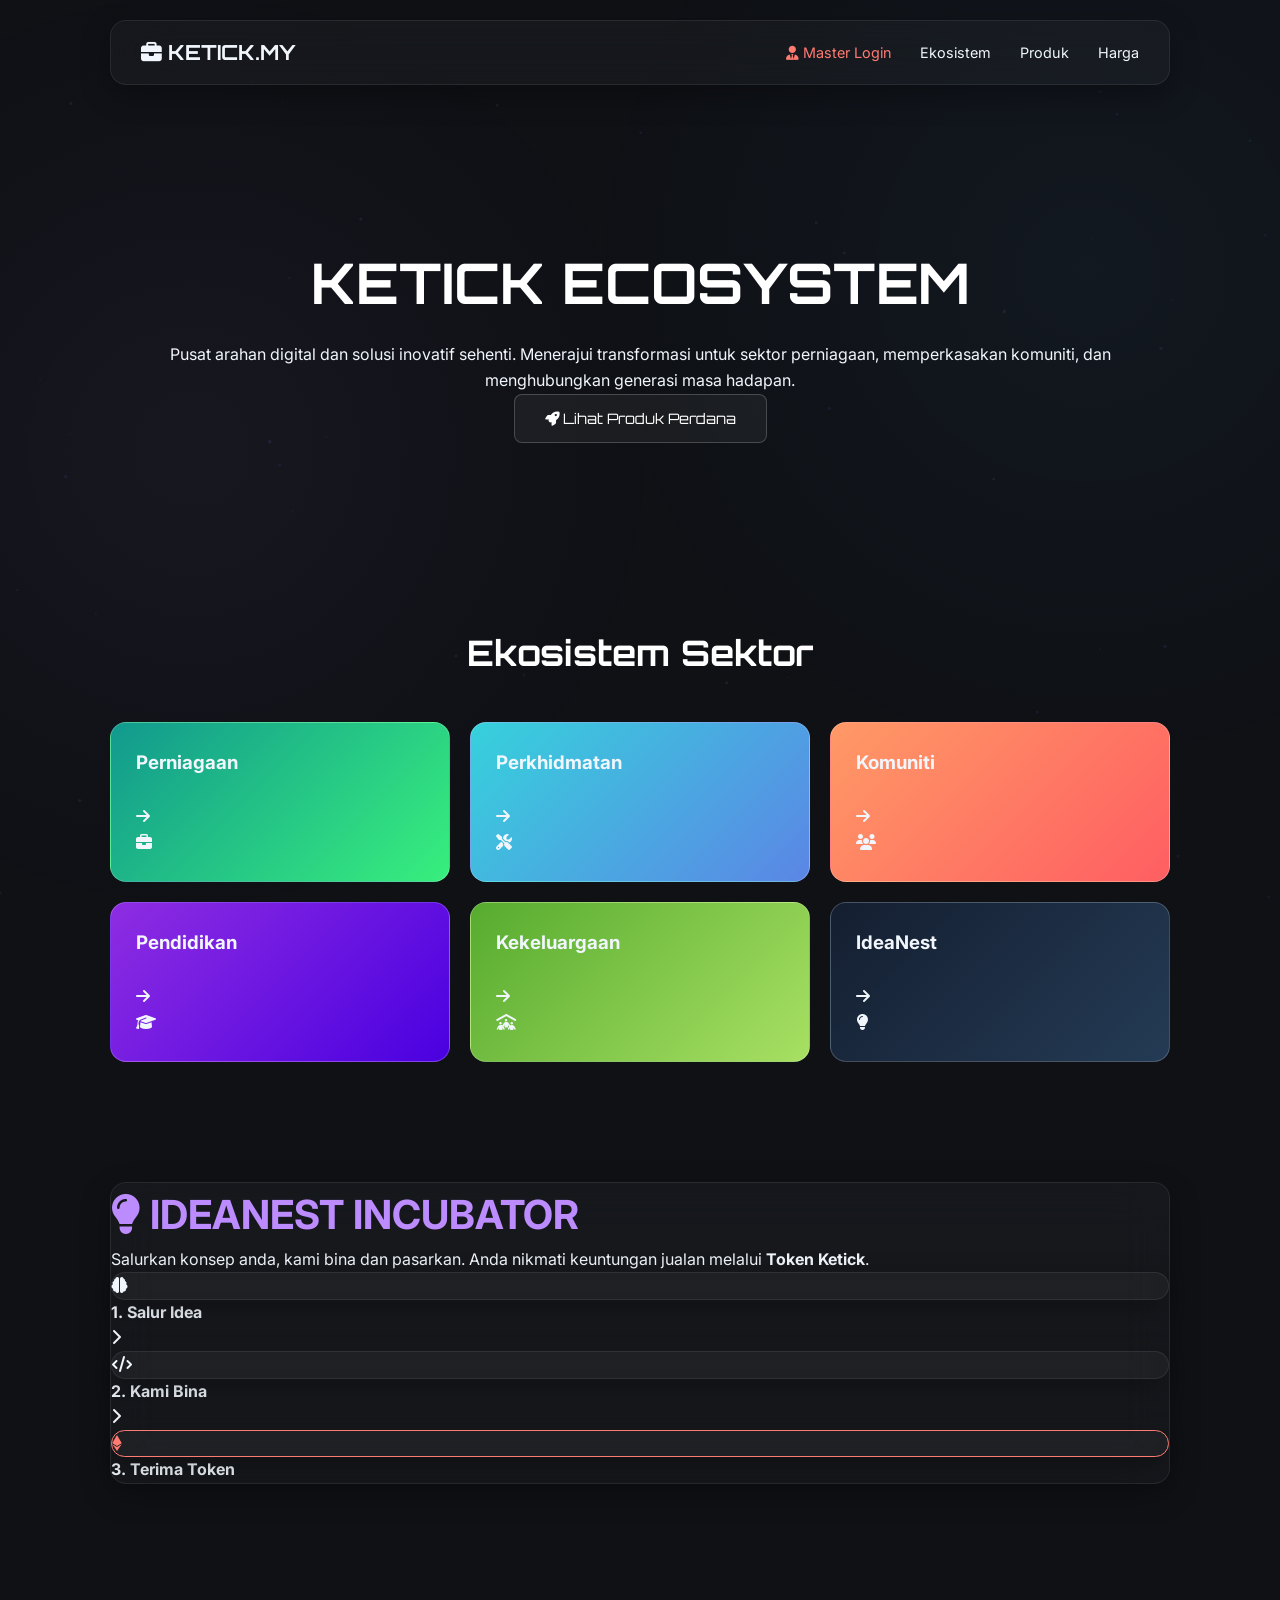
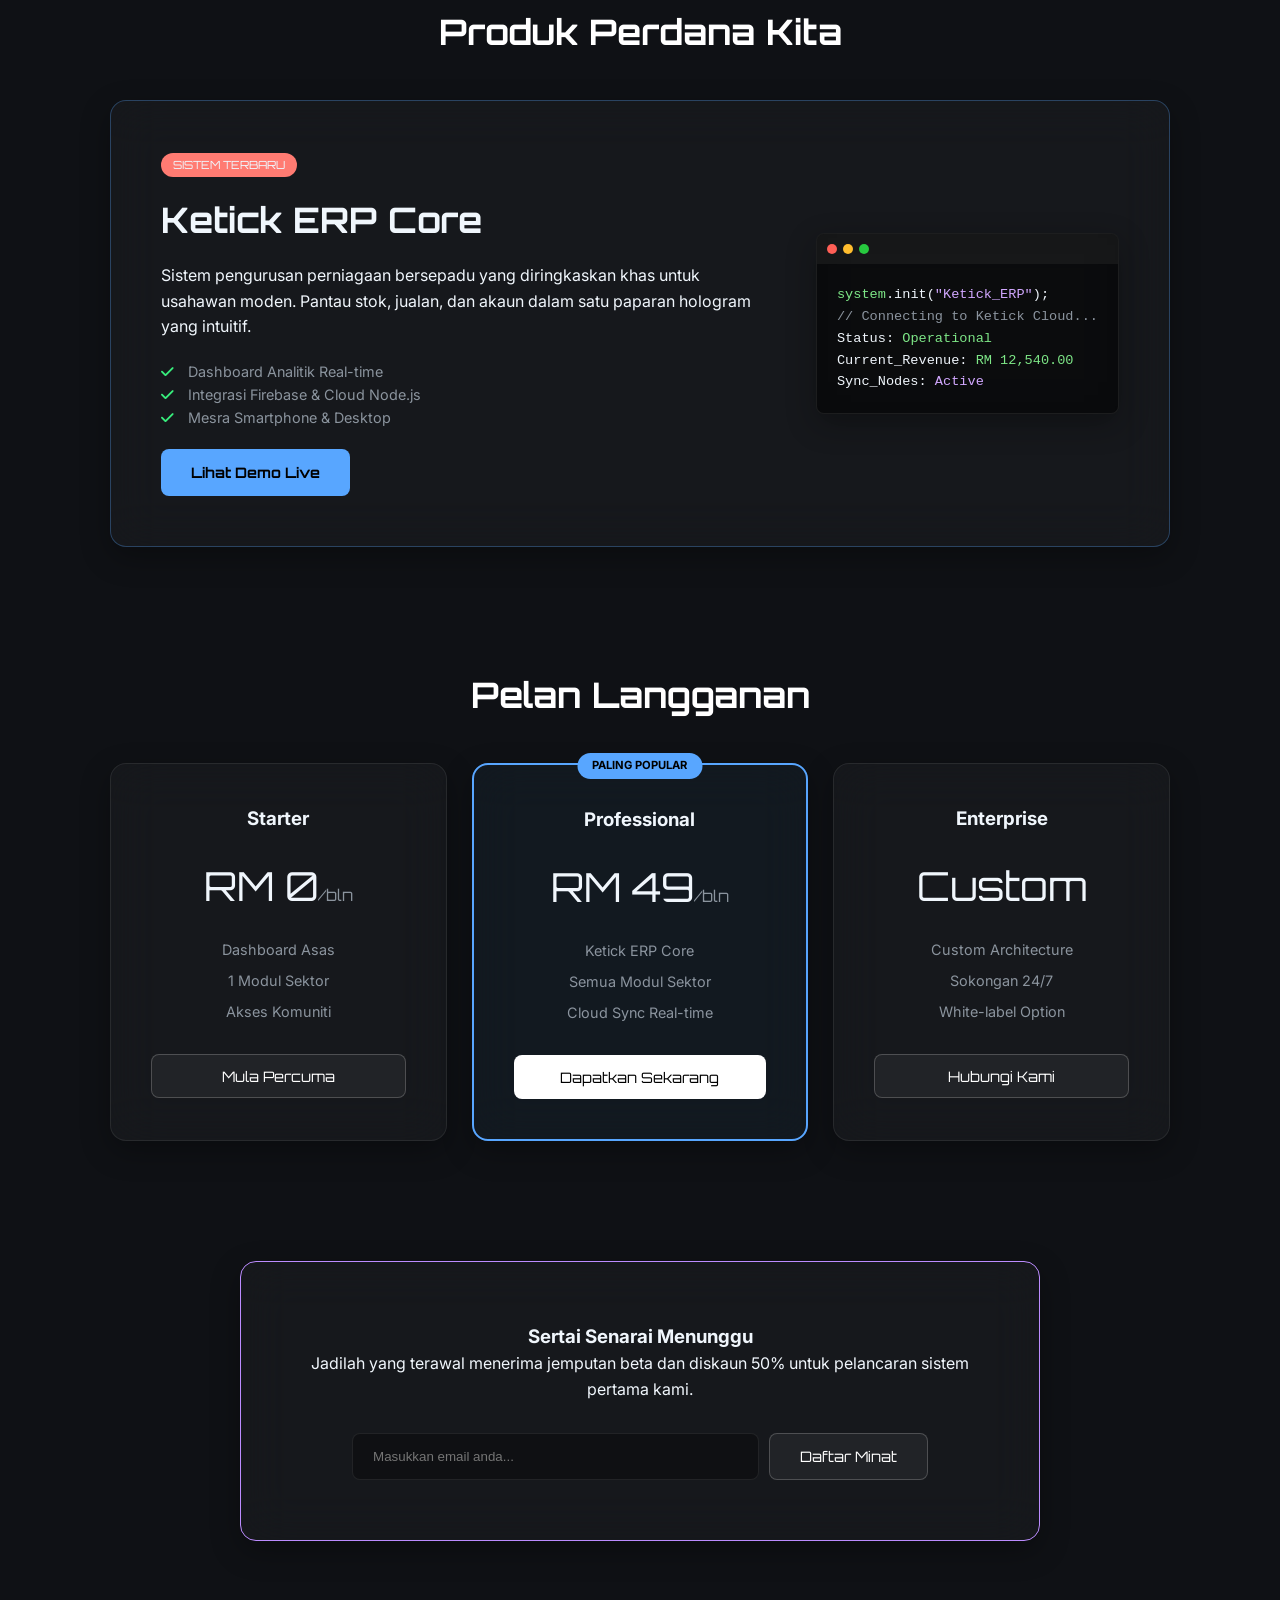
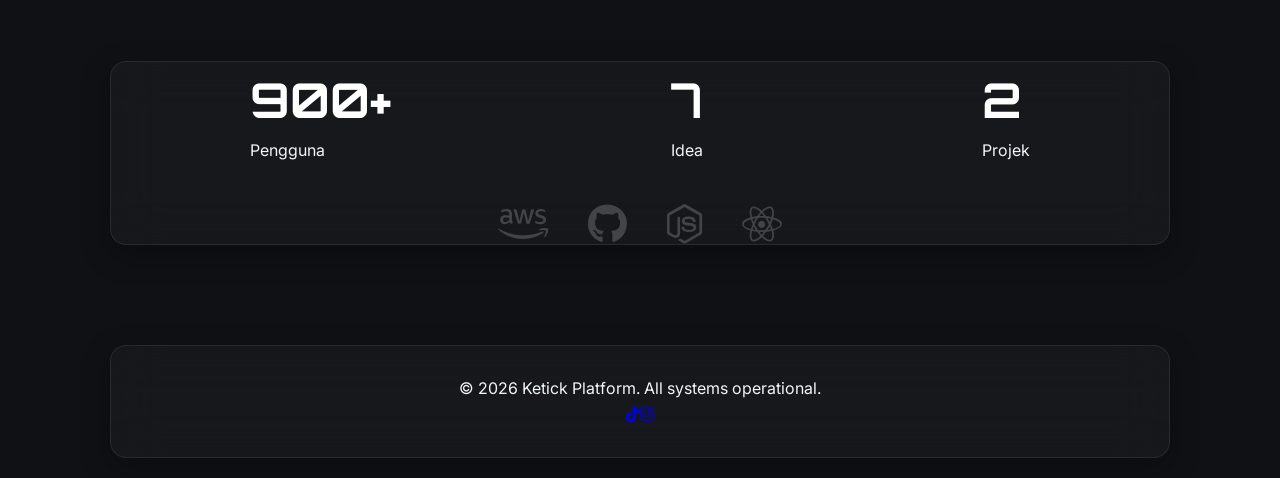
<file: index.html>
<!DOCTYPE html>
<html lang="en">
<head>
    <meta charset="UTF-8">
    <meta name="viewport" content="width=device-width, initial-scale=1.0">
    
    <meta name="description" content="Ketick Ecosystem - Pusat arahan digital dan solusi inovatif sehenti. Salurkan idea anda di IdeaNest dan jana pendapatan melalui Token Ketick.">
    <meta name="keywords" content="Ketick, Ekosistem Digital, Solusi Perniagaan, Startup Malaysia, IdeaNest, Token Ketick, Web App, ERP Core">
    <meta name="author" content="Ketick Ecosystem">
    
    <title>Ketick Ecosystem - Public Interface</title>
    
    <link rel="preconnect" href="https://fonts.googleapis.com">
    <link rel="preconnect" href="https://fonts.gstatic.com" crossorigin>
    <link href="https://fonts.googleapis.com/css2?family=Fira+Code:wght@400;500&family=Inter:wght@300;400;600;700&family=Orbitron:wght@500;700;900&display=swap" rel="stylesheet">
    
    <link rel="stylesheet" href="https://cdnjs.cloudflare.com/ajax/libs/font-awesome/6.4.0/css/all.min.css">
    
    <link rel="stylesheet" href="css/style.css">
</head>
<body>
    <div class="bg-animated"></div>
    <canvas id="particle-canvas"></canvas>

    <div class="container">
        
        <header class="glass-panel slide-down">
            <div class="logo">
                <i class="fa-solid fa-briefcase"></i> KETICK.MY
            </div>
            <nav>
                <a href="login.html" style="color: var(--accent-magenta);">
                    <i class="fa-solid fa-user-tie"></i> Master Login
                </a>
                <a href="#services-grid">Ekosistem</a>
                <a href="#featured-product">Produk</a>
                <a href="#pricing">Harga</a>
            </nav>
        </header>

        <section id="hero" class="fade-in">
            <div class="hero-content">
                <h1 class="glitch-text" data-text="KETICK ECOSYSTEM">KETICK ECOSYSTEM</h1>
                <p>Pusat arahan digital dan solusi inovatif sehenti. Menerajui transformasi untuk sektor perniagaan, memperkasakan komuniti, dan menghubungkan generasi masa hadapan.</p>
                <a href="#featured-product" class="btn-glow magnetic-btn">
                    <i class="fa-solid fa-rocket"></i> Lihat Produk Perdana
                </a>
            </div>
        </section>

        <section id="services-grid" class="fade-in">
            <h2 class="section-title">Ekosistem Sektor</h2>
            <div class="grid-6-cards">
                <div class="vibrant-card card-teal"><h3>Perniagaan</h3><div class="card-bottom"><i class="fa-solid fa-arrow-right arrow-icon"></i><div class="icon-box"><i class="fa-solid fa-briefcase"></i></div></div></div>
                <div class="vibrant-card card-blue"><h3>Perkhidmatan</h3><div class="card-bottom"><i class="fa-solid fa-arrow-right arrow-icon"></i><div class="icon-box"><i class="fa-solid fa-screwdriver-wrench"></i></div></div></div>
                <div class="vibrant-card card-orange"><h3>Komuniti</h3><div class="card-bottom"><i class="fa-solid fa-arrow-right arrow-icon"></i><div class="icon-box"><i class="fa-solid fa-users"></i></div></div></div>
                <div class="vibrant-card card-purple"><h3>Pendidikan</h3><div class="card-bottom"><i class="fa-solid fa-arrow-right arrow-icon"></i><div class="icon-box"><i class="fa-solid fa-graduation-cap"></i></div></div></div>
                <div class="vibrant-card card-green"><h3>Kekeluargaan</h3><div class="card-bottom"><i class="fa-solid fa-arrow-right arrow-icon"></i><div class="icon-box"><i class="fa-solid fa-people-roof"></i></div></div></div>
                <div class="vibrant-card card-darkblue"><h3>IdeaNest</h3><div class="card-bottom"><i class="fa-solid fa-arrow-right arrow-icon"></i><div class="icon-box"><i class="fa-solid fa-lightbulb"></i></div></div></div>
            </div>
        </section>

        <section id="ideanest-focus" class="fade-in">
            <div class="ideanest-panel glass-panel">
                <h2 class="glitch-text" data-text="IDEANEST INCUBATOR" style="font-size: 2.5rem; color: var(--accent-purple);">
                    <i class="fa-solid fa-lightbulb"></i> IDEANEST INCUBATOR
                </h2>
                <p>Salurkan konsep anda, kami bina dan pasarkan. Anda nikmati keuntungan jualan melalui <strong>Token Ketick</strong>.</p>
                <div class="ideanest-flow">
                    <div class="flow-step"><div class="step-icon glass-panel"><i class="fa-solid fa-brain"></i></div><h4>1. Salur Idea</h4></div>
                    <i class="fa-solid fa-chevron-right flow-arrow"></i>
                    <div class="flow-step"><div class="step-icon glass-panel"><i class="fa-solid fa-code"></i></div><h4>2. Kami Bina</h4></div>
                    <i class="fa-solid fa-chevron-right flow-arrow"></i>
                    <div class="flow-step"><div class="step-icon glass-panel" style="border-color: var(--accent-magenta);"><i class="fa-brands fa-ethereum" style="color: var(--accent-magenta);"></i></div><h4>3. Terima Token</h4></div>
                </div>
            </div>
        </section>

        <section id="featured-product" class="fade-in">
            <h2 class="section-title">Produk Perdana Kita</h2>
            <div class="product-spotlight glass-panel">
                <div class="product-info">
                    <span class="badge">SISTEM TERBARU</span>
                    <h2>Ketick ERP Core</h2>
                    <p>Sistem pengurusan perniagaan bersepadu yang diringkaskan khas untuk usahawan moden. Pantau stok, jualan, dan akaun dalam satu paparan hologram yang intuitif.</p>
                    <ul class="product-features">
                        <li><i class="fa-solid fa-check"></i> Dashboard Analitik Real-time</li>
                        <li><i class="fa-solid fa-check"></i> Integrasi Firebase & Cloud Node.js</li>
                        <li><i class="fa-solid fa-check"></i> Mesra Smartphone & Desktop</li>
                    </ul>
                    <a href="#waitlist" class="btn-glow" style="background: var(--accent-blue); color: #000; border:none; font-weight: 700;">Lihat Demo Live</a>
                </div>
                <div class="product-preview">
                    <div class="terminal-window glass-panel" style="margin: 0; background: rgba(0,0,0,0.6);">
                        <div class="terminal-header"><span class="dot red"></span><span class="dot yellow"></span><span class="dot green"></span></div>
                        <div class="terminal-body">
                            <pre><code><span class="keyword">system</span>.init(<span class="file">"Ketick_ERP"</span>);
<span class="comment">// Connecting to Ketick Cloud...</span>
Status: <span class="keyword">Operational</span>
Current_Revenue: <span class="keyword">RM 12,540.00</span>
Sync_Nodes: <span class="file">Active</span></code></pre>
                        </div>
                    </div>
                </div>
            </div>
        </section>

        <section id="pricing" class="fade-in">
            <h2 class="section-title">Pelan Langganan</h2>
            <div class="pricing-grid">
                <div class="price-card glass-panel">
                    <h3>Starter</h3>
                    <div class="price">RM 0<span>/bln</span></div>
                    <ul class="price-features"><li>Dashboard Asas</li><li>1 Modul Sektor</li><li>Akses Komuniti</li></ul>
                    <button class="btn-glow" style="width: 100%;">Mula Percuma</button>
                </div>
                <div class="price-card glass-panel pro-tier">
                    <div class="popular-tag">PALING POPULAR</div>
                    <h3>Professional</h3>
                    <div class="price">RM 49<span>/bln</span></div>
                    <ul class="price-features"><li>Ketick ERP Core</li><li>Semua Modul Sektor</li><li>Cloud Sync Real-time</li></ul>
                    <button class="btn-glow" style="width: 100%; background: #fff; color: #000;">Dapatkan Sekarang</button>
                </div>
                <div class="price-card glass-panel">
                    <h3>Enterprise</h3>
                    <div class="price">Custom</div>
                    <ul class="price-features"><li>Custom Architecture</li><li>Sokongan 24/7</li><li>White-label Option</li></ul>
                    <button class="btn-glow" style="width: 100%;">Hubungi Kami</button>
                </div>
            </div>
        </section>

        <section id="waitlist" class="fade-in">
            <div class="waitlist-box glass-panel">
                <h3>Sertai Senarai Menunggu</h3>
                <p>Jadilah yang terawal menerima jemputan beta dan diskaun 50% untuk pelancaran sistem pertama kami.</p>
                <form class="waitlist-form">
                    <input type="email" placeholder="Masukkan email anda..." required>
                    <button type="submit" class="btn-glow">Daftar Minat</button>
                </form>
            </div>
        </section>

        <section id="social-proof" class="fade-in">
            <div class="glass-panel proof-panel">
                <div class="stats-grid">
                    <div class="stat-item"><h3 class="stat-number"><span class="counter" data-target="12500">0</span>+</h3><p class="stat-label">Pengguna</p></div>
                    <div class="stat-item"><h3 class="stat-number"><span class="counter" data-target="86">0</span></h3><p class="stat-label">Idea</p></div>
                    <div class="stat-item"><h3 class="stat-number"><span class="counter" data-target="15">0</span></h3><p class="stat-label">Projek</p></div>
                </div>
                <div class="partners-section">
                    <div class="partners-logos">
                        <i class="fa-brands fa-aws"></i><i class="fa-brands fa-github"></i><i class="fa-brands fa-node-js"></i><i class="fa-brands fa-react"></i>
                    </div>
                </div>
            </div>
        </section>

        <footer class="glass-panel fade-in">
            <div class="footer-content">
                <p>&copy; 2026 Ketick Platform. All systems operational.</p>
                <div class="footer-social"><a href="#"><i class="fa-brands fa-tiktok"></i></a><a href="#"><i class="fa-brands fa-instagram"></i></a></div>
            </div>
        </footer>

    </div>
    <script src="js/script.js"></script>
</body>
</html>
</file>
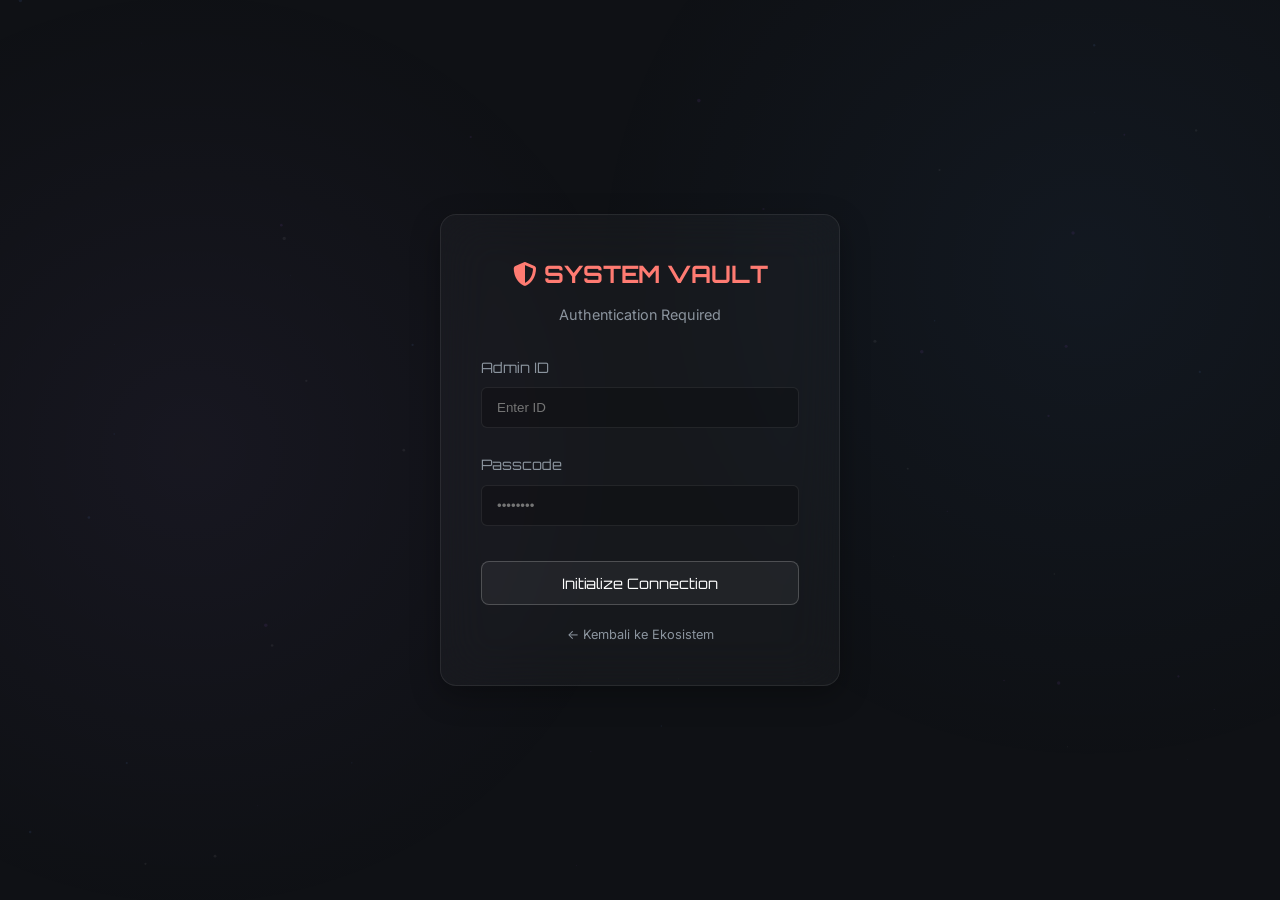
<file: admin-dashboard.html>
<!DOCTYPE html>
<html lang="en">
<head>
    <meta charset="UTF-8">
    <meta name="viewport" content="width=device-width, initial-scale=1.0">
    <title>Master Command Center - Ketick</title>
    
    <link rel="preconnect" href="https://fonts.googleapis.com">
    <link rel="preconnect" href="https://fonts.gstatic.com" crossorigin>
    <link href="https://fonts.googleapis.com/css2?family=Fira+Code:wght@400;500&family=Inter:wght@300;400;600;700&family=Orbitron:wght@500;700;900&display=swap" rel="stylesheet">
    <link rel="stylesheet" href="https://cdnjs.cloudflare.com/ajax/libs/font-awesome/6.4.0/css/all.min.css">
    <link rel="stylesheet" href="css/style.css">
    
    <script>
        if(sessionStorage.getItem('ketickAuth') !== 'true') {
            window.location.href = 'login.html'; 
        }
    </script>
</head>
<body>
    <div class="bg-animated"></div>
    <canvas id="particle-canvas"></canvas>

    <div class="container">
        <header class="glass-panel slide-down">
            <div class="logo" style="color: var(--accent-magenta);">
                <i class="fa-solid fa-user-secret"></i> COMMAND CENTER
            </div>
            <nav>
                <span style="color: var(--text-muted); margin-right: 20px;">Secure Connection: <strong style="color: #7ee787;">ACTIVE</strong></span>
                <button id="logoutBtn" class="btn-glow" style="padding: 8px 15px; font-size: 0.8rem; border: 1px solid var(--accent-magenta);">Logout</button>
            </nav>
        </header>

        <section id="admin-core">
            <h2 class="section-title fade-in">Live Analytics</h2>
            <div class="grid-analytics">
                <div class="glass-panel widget fade-in">
                    <h3>SEO Health</h3>
                    <div class="widget-content circular-progress">
                        <svg viewBox="0 0 100 100">
                            <circle class="bg" cx="50" cy="50" r="40"></circle>
                            <circle class="progress" cx="50" cy="50" r="40" style="stroke: var(--accent-blue);"></circle>
                        </svg>
                        <div class="percentage"><span class="counter" data-target="98">0</span>%</div>
                    </div>
                </div>
                <div class="glass-panel widget fade-in">
                    <h3>Sales Performance</h3>
                    <div class="widget-content chart-container">
                        <div class="bar" style="--height: 40%;"></div>
                        <div class="bar" style="--height: 80%;"></div>
                        <div class="bar" style="--height: 100%;"></div>
                        <div class="bar" style="--height: 60%;"></div>
                    </div>
                </div>
                <div class="glass-panel widget fade-in">
                    <h3>User Traffic</h3>
                    <div class="widget-content">
                        <i class="fa-solid fa-tower-broadcast widget-icon" style="color: var(--accent-blue);"></i>
                        <span class="counter" data-target="15894">0</span>
                    </div>
                </div>
            </div>
        </section>

        <section id="under-maintenance" class="fade-in">
            <h2 class="section-title" style="color: var(--accent-magenta);">
                <i class="fa-solid fa-wrench"></i> Under Maintenance
            </h2>
            
            <div class="sanctuary-box glass-panel" style="margin-bottom: 50px;">
                <div class="sanctuary-bg"></div>
                <video src="vid/trex-vid.mp4" autoplay loop muted playsinline class="realistic-dino cyber-mode"></video>
            </div>

            <div class="terminal-window glass-panel">
                <div class="terminal-header">
                    <span class="dot red"></span>
                    <span class="dot yellow"></span>
                    <span class="dot green"></span>
                    <span class="terminal-title">admin@ketick-core:~/maintenance</span>
                </div>
                <div class="terminal-body">
                    <pre><code class="language-tree">
<span class="keyword">admin@ketick</span>:<span class="dir">~/system-logs</span>$ tree -L 2
.
├── <span class="dir">css/</span>
│   └── <span class="file">style.css</span>           <span class="comment"># Global UI Styles</span>
├── <span class="dir">js/</span>
│   ├── <span class="file">script.js</span>           <span class="comment"># Core Engine</span>
│   └── <span class="file">auth.js</span>             <span class="comment"># Security Protocols</span>
├── <span class="dir">vid/</span>
│   └── <span class="file">trex-vid.mp4</span>        <span class="comment"># Sanctuary Hologram</span>
├── <span class="file">index.html</span>            <span class="comment"># Public Access Node</span>
└── <span class="file">admin-dashboard.html</span>  <span class="comment"># Master Control Node</span>

Status: <span class="keyword">Optimizing System Architecture...</span>
<span class="keyword">admin@ketick</span>:<span class="dir">~</span>$ <span class="cursor">_</span>
                    </code></pre>
                </div>
            </div>
        </section>
    </div>

    <script src="js/script.js"></script>
    <script src="js/auth.js"></script>
</body>
</html>
</file>
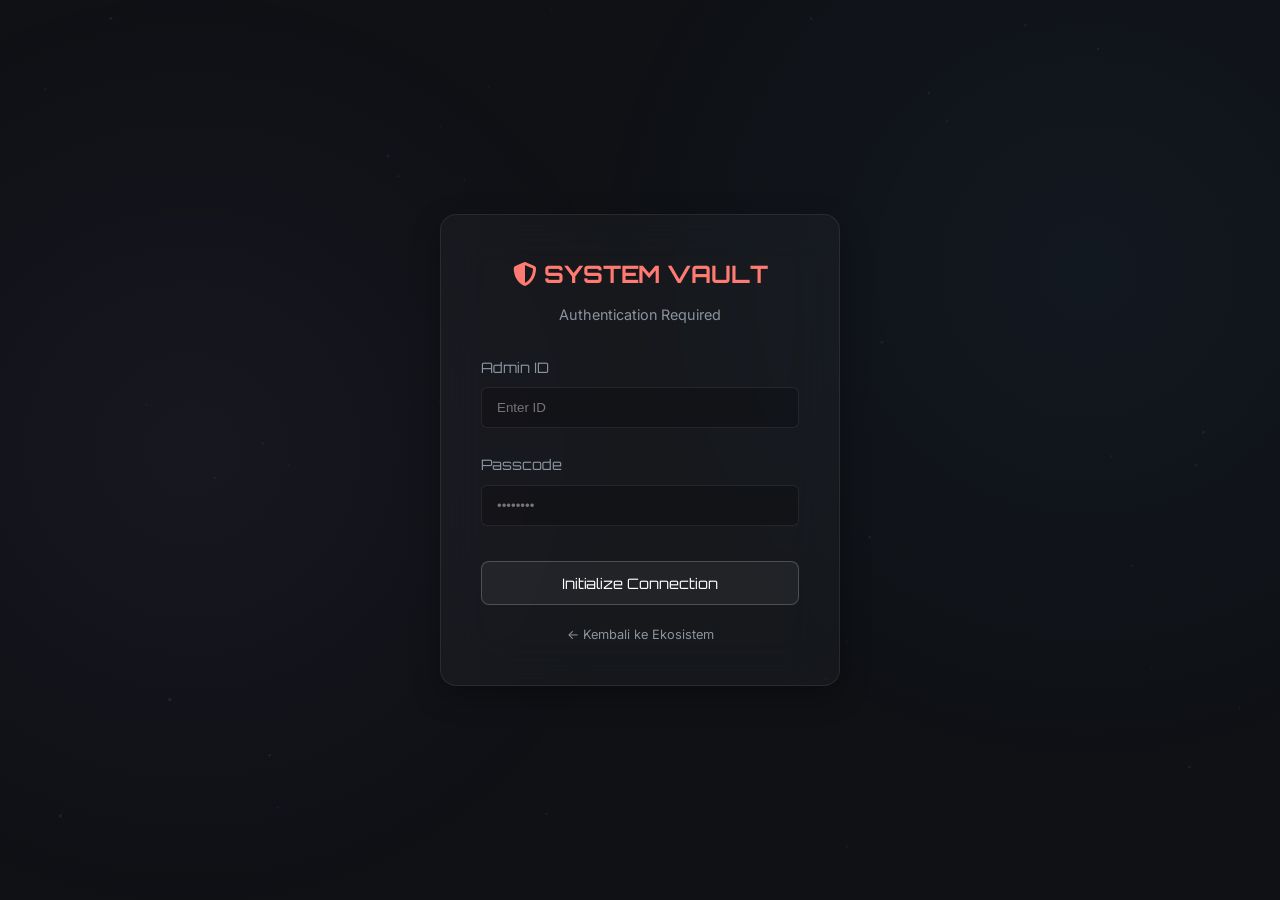
<file: login.html>
<!DOCTYPE html>
<html lang="en">
<head>
    <meta charset="UTF-8">
    <meta name="viewport" content="width=device-width, initial-scale=1.0">
    <title>Vault Access - Ketick</title>
    <link href="https://fonts.googleapis.com/css2?family=Fira+Code:wght@400;500&family=Inter:wght@300;400;500;600&family=Orbitron:wght@500;700;900&display=swap" rel="stylesheet">
    <link rel="stylesheet" href="https://cdnjs.cloudflare.com/ajax/libs/font-awesome/6.4.0/css/all.min.css">
    <link rel="stylesheet" href="css/style.css">
    <style>
        .login-container { height: 100vh; display: flex; justify-content: center; align-items: center; }
        .login-box { width: 100%; max-width: 400px; padding: 40px; text-align: center; }
        .input-group { margin-bottom: 25px; text-align: left; }
        .input-group label { display: block; font-size: 0.9rem; color: var(--text-muted); margin-bottom: 8px; font-family: var(--font-heading); }
        .input-group input { width: 100%; padding: 12px 15px; background: rgba(0,0,0,0.2); border: 1px solid var(--glass-border); border-radius: 6px; color: #fff; outline: none; transition: border 0.3s; }
        .input-group input:focus { border-color: var(--accent-blue); box-shadow: 0 0 10px rgba(112, 161, 255, 0.1); }
        #error-msg { color: #ff6b81; font-size: 0.85rem; display: none; margin-bottom: 15px; }
    </style>
</head>
<body>
    <div class="bg-animated"></div>
    <canvas id="particle-canvas"></canvas>

    <div class="container login-container">
        <div class="glass-panel login-box fade-in is-visible">
            <h2 style="font-family: var(--font-heading); color: var(--accent-magenta); margin-bottom: 10px;">
                <i class="fa-solid fa-shield-halved"></i> SYSTEM VAULT
            </h2>
            <p style="color: var(--text-muted); margin-bottom: 30px; font-size: 0.9rem;">Authentication Required</p>
            
            <form id="loginForm">
                <div class="input-group">
                    <label>Admin ID</label>
                    <input type="text" id="username" required autocomplete="off" placeholder="Enter ID">
                </div>
                <div class="input-group">
                    <label>Passcode</label>
                    <input type="password" id="password" required placeholder="••••••••">
                </div>
                <div id="error-msg">Akses Ditolak. Sila semak ID/Passcode.</div>
                
                <button type="submit" class="btn-glow magnetic-btn" style="width: 100%; margin-top: 10px;">
                    Initialize Connection
                </button>
            </form>
            <a href="index.html" style="display: block; margin-top: 20px; color: var(--text-muted); text-decoration: none; font-size: 0.8rem;">&larr; Kembali ke Ekosistem</a>
        </div>
    </div>

    <script src="js/script.js"></script>
    <script src="js/auth.js"></script>
</body>
</html>
</file>
<file: css/style.css>
/* --- CSS VARIABLES --- */
:root {
    --bg-color-1: #0f1115;
    --accent-blue: #58a6ff;
    --accent-purple: #bc8cff;
    --accent-magenta: #ff7b72;
    --glass-bg: rgba(255, 255, 255, 0.03);
    --glass-border: rgba(255, 255, 255, 0.08);
    --text-main: #f0f6fc;
    --text-muted: #8b949e;
    --font-heading: 'Orbitron', sans-serif;
    --font-body: 'Inter', sans-serif;
}

/* --- GLOBAL RESET --- */
* { margin: 0; padding: 0; box-sizing: border-box; }
body { background-color: var(--bg-color-1); color: var(--text-main); font-family: var(--font-body); overflow-x: hidden; line-height: 1.6; }

/* --- BACKGROUND --- */
.bg-animated { position: fixed; top: 0; left: 0; width: 100vw; height: 100vh; z-index: -2; background: radial-gradient(circle at 15% 50%, rgba(188, 140, 255, 0.05), transparent 40%), radial-gradient(circle at 85% 30%, rgba(88, 166, 255, 0.05), transparent 40%); animation: pulseGlow 20s infinite alternate; }
@keyframes pulseGlow { 0% { opacity: 0.6; } 100% { opacity: 0.9; } }
#particle-canvas { position: fixed; top: 0; left: 0; z-index: -1; opacity: 0.3; }

/* --- LAYOUT --- */
.container { max-width: 1100px; margin: 0 auto; padding: 20px; }
.glass-panel { background: var(--glass-bg); backdrop-filter: blur(24px); -webkit-backdrop-filter: blur(24px); border: 1px solid var(--glass-border); border-radius: 16px; box-shadow: 0 10px 30px rgba(0, 0, 0, 0.3); }
.section-title { font-family: var(--font-heading); text-align: center; margin-bottom: 40px; font-size: 2.2rem; color: #fff; }
section { padding: 60px 0; }

/* --- HEADER --- */
header { display: flex; justify-content: space-between; align-items: center; padding: 15px 30px; margin-bottom: 30px; }
.logo { font-family: var(--font-heading); font-size: 1.3rem; font-weight: 700; }
nav a { color: var(--text-main); text-decoration: none; margin-left: 25px; font-size: 0.9rem; }

/* --- HERO --- */
#hero { text-align: center; min-height: 50vh; display: flex; align-items: center; justify-content: center; }
.hero-content h1 { font-family: var(--font-heading); font-size: 3.5rem; color: #fff; margin-bottom: 15px; }
.btn-glow { display: inline-block; padding: 12px 30px; font-family: var(--font-heading); font-size: 0.9rem; color: #fff; text-decoration: none; background: rgba(255,255,255,0.05); border-radius: 8px; border: 1px solid rgba(255, 255, 255, 0.2); transition: 0.3s; cursor: pointer; }
.btn-glow:hover { border-color: var(--accent-blue); box-shadow: 0 0 15px rgba(88, 166, 255, 0.2); }

/* --- CARDS --- */
.grid-6-cards { display: grid; grid-template-columns: repeat(auto-fit, minmax(300px, 1fr)); gap: 20px; }
.vibrant-card { height: 160px; border-radius: 16px; padding: 25px; display: flex; flex-direction: column; justify-content: space-between; position: relative; overflow: hidden; border: 1px solid rgba(255, 255, 255, 0.2); transition: transform 0.4s; }
.vibrant-card:hover { transform: translateY(-8px); }
.card-teal { background: linear-gradient(135deg, #11998e, #38ef7d); }
.card-blue { background: linear-gradient(135deg, #36D1DC, #5B86E5); }
.card-orange { background: linear-gradient(135deg, #ff9966, #ff5e62); }
.card-purple { background: linear-gradient(135deg, #8E2DE2, #4A00E0); }
.card-green { background: linear-gradient(135deg, #56ab2f, #a8e063); }
.card-darkblue { background: linear-gradient(135deg, #141E30, #243B55); }

/* --- PRODUCT spotlight --- */
.product-spotlight { display: flex; gap: 40px; padding: 50px; align-items: center; border: 1px solid rgba(88, 166, 255, 0.3); }
.badge { background: var(--accent-magenta); padding: 5px 12px; border-radius: 20px; font-size: 0.7rem; font-family: var(--font-heading); }
.product-info h2 { font-family: var(--font-heading); font-size: 2.2rem; margin: 15px 0; }
.product-features { list-style: none; margin: 20px 0; font-size: 0.9rem; color: var(--text-muted); }
.product-features i { color: #38ef7d; margin-right: 10px; }
.product-preview { flex: 1; }

/* --- PRICING --- */
.pricing-grid { display: grid; grid-template-columns: repeat(auto-fit, minmax(280px, 1fr)); gap: 25px; }
.price-card { padding: 40px; text-align: center; transition: 0.3s; position: relative; }
.price-card:hover { border-color: var(--accent-blue); transform: scale(1.02); }
.pro-tier { border: 2px solid var(--accent-blue); background: rgba(88, 166, 255, 0.05); }
.popular-tag { position: absolute; top: -12px; left: 50%; transform: translateX(-50%); background: var(--accent-blue); color: #000; font-size: 0.7rem; padding: 4px 15px; border-radius: 20px; font-weight: bold; }
.price { font-size: 2.5rem; font-family: var(--font-heading); margin: 20px 0; }
.price span { font-size: 1rem; color: var(--text-muted); }
.price-features { list-style: none; margin-bottom: 30px; font-size: 0.9rem; color: var(--text-muted); }
.price-features li { margin-bottom: 8px; }

/* --- WAITLIST --- */
.waitlist-box { text-align: center; padding: 60px; max-width: 800px; margin: 0 auto; border-color: var(--accent-purple); }
.waitlist-form { margin-top: 30px; display: flex; gap: 10px; justify-content: center; }
.waitlist-form input { padding: 15px 20px; border-radius: 8px; border: 1px solid var(--glass-border); background: rgba(0,0,0,0.3); color: #fff; width: 60%; outline: none; }
.waitlist-form input:focus { border-color: var(--accent-blue); }

/* --- STATS & FOOTER --- */
.stats-grid { display: flex; justify-content: space-around; flex-wrap: wrap; margin-bottom: 40px; }
.stat-number { font-family: var(--font-heading); font-size: 3rem; color: #fff; }
.partners-logos { display: flex; justify-content: center; gap: 40px; font-size: 2.5rem; opacity: 0.2; }
footer { padding: 30px; text-align: center; margin-top: 40px; }

/* --- TERMINAL (Preview) --- */
.terminal-window { border-radius: 8px; overflow: hidden; border: 1px solid var(--glass-border); }
.terminal-header { background: rgba(255,255,255,0.05); padding: 10px; display: flex; gap: 6px; }
.dot { width: 10px; height: 10px; border-radius: 50%; }
.red { background: #ff5f56; } .yellow { background: #ffbd2e; } .green { background: #27c93f; }
.terminal-body { padding: 20px; font-family: 'Fira Code', monospace; font-size: 0.85rem; text-align: left; }
.keyword { color: #7ee787; } .file { color: #d2a8ff; } .comment { color: #8b949e; }

/* --- ANIMATIONS --- */
.fade-in, .slide-down { opacity: 0; visibility: hidden; transition: 0.6s ease-out; }
.fade-in { transform: translateY(20px); }
.slide-down { transform: translateY(-20px); }
.fade-in.is-visible, .slide-down.is-visible { opacity: 1; visibility: visible; transform: translateY(0); }

@media (max-width: 768px) {
    .hero-content h1 { font-size: 2.2rem; }
    .product-spotlight { flex-direction: column; text-align: center; padding: 30px; }
    .waitlist-form { flex-direction: column; }
    .waitlist-form input { width: 100%; }
}
</file>
